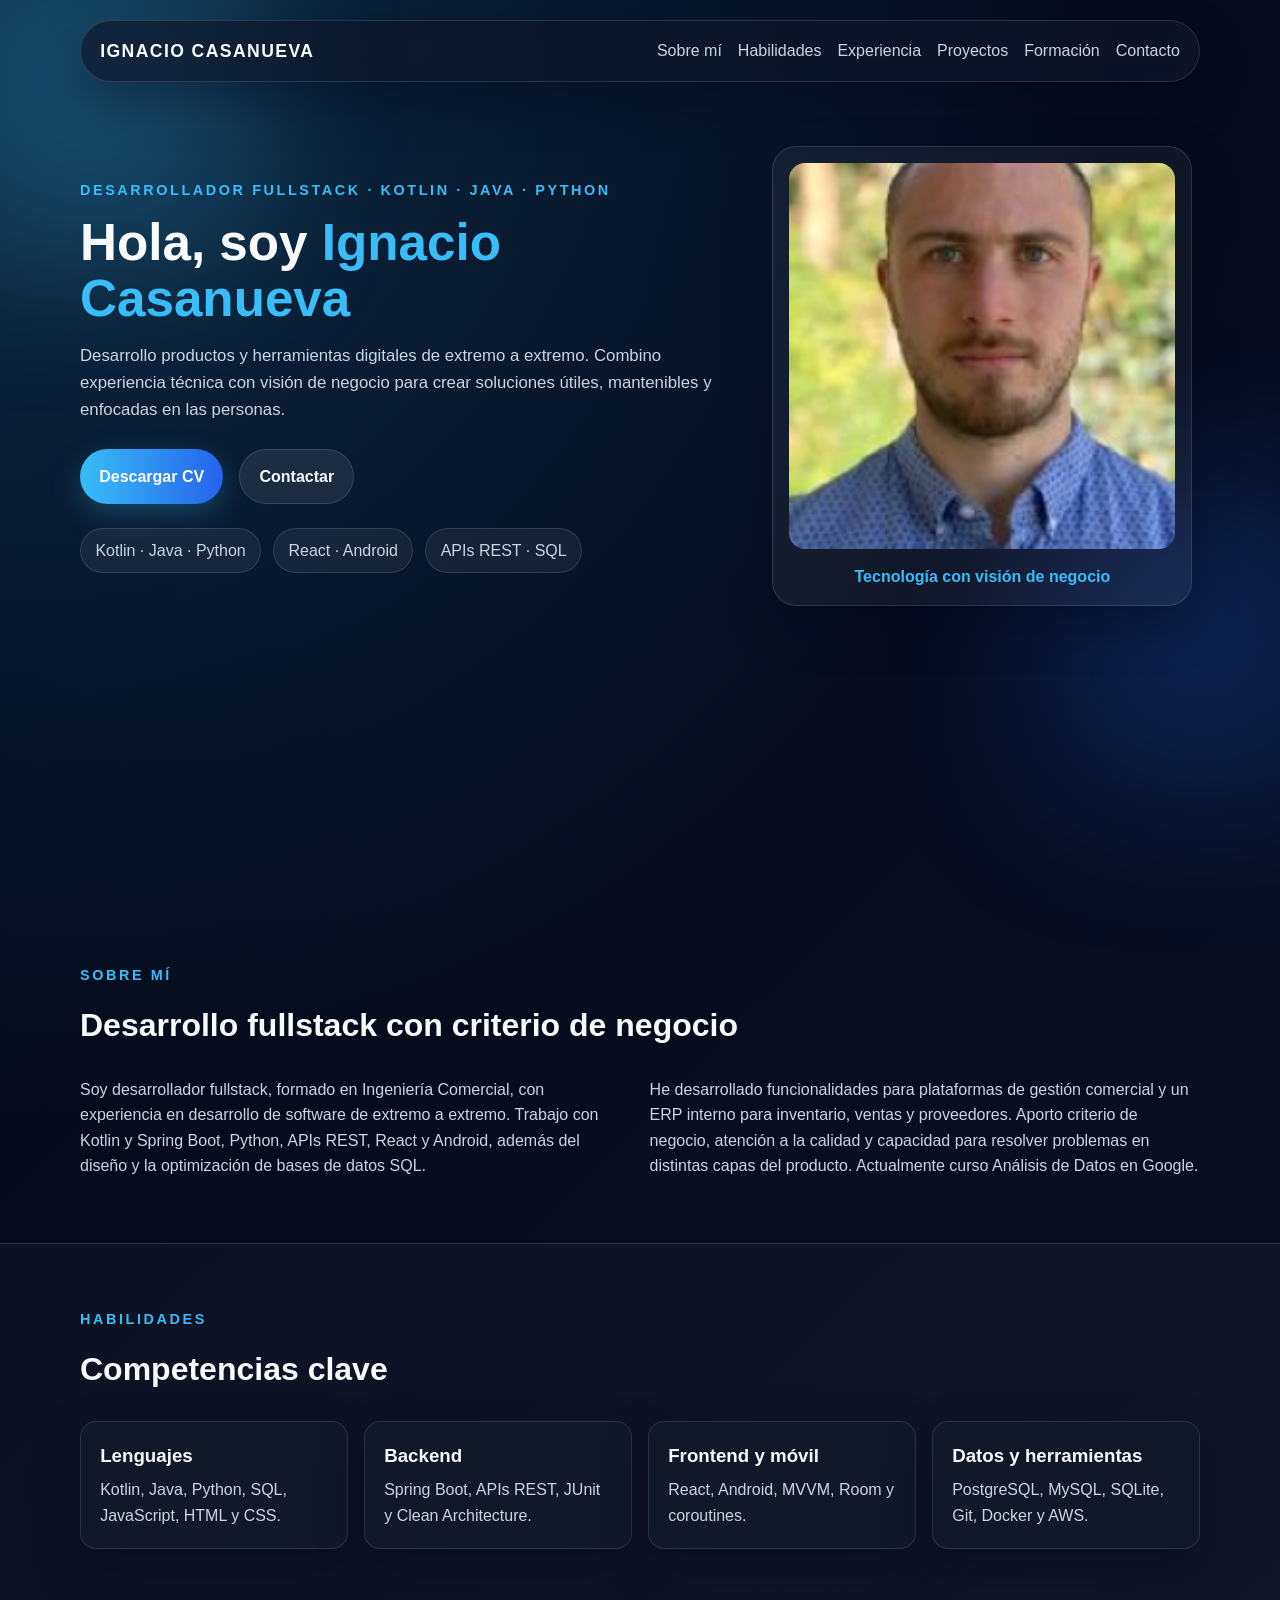
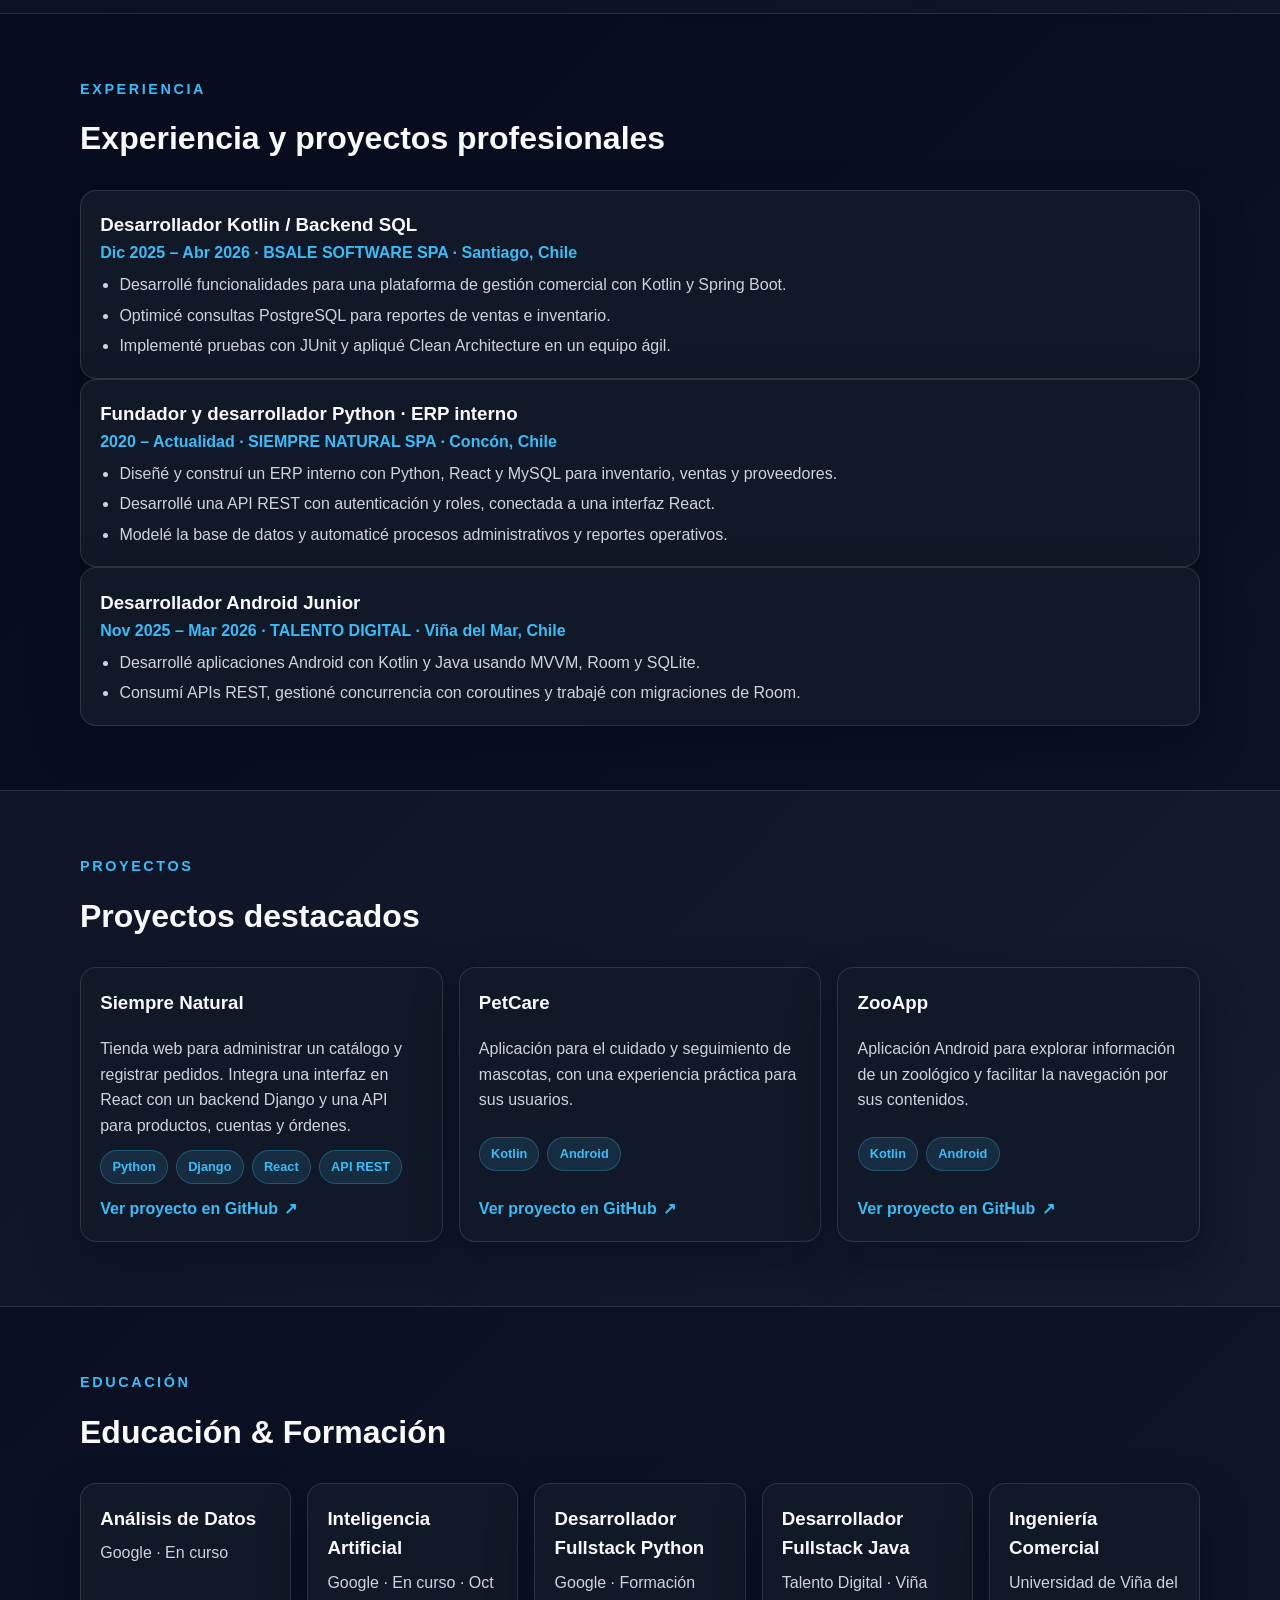
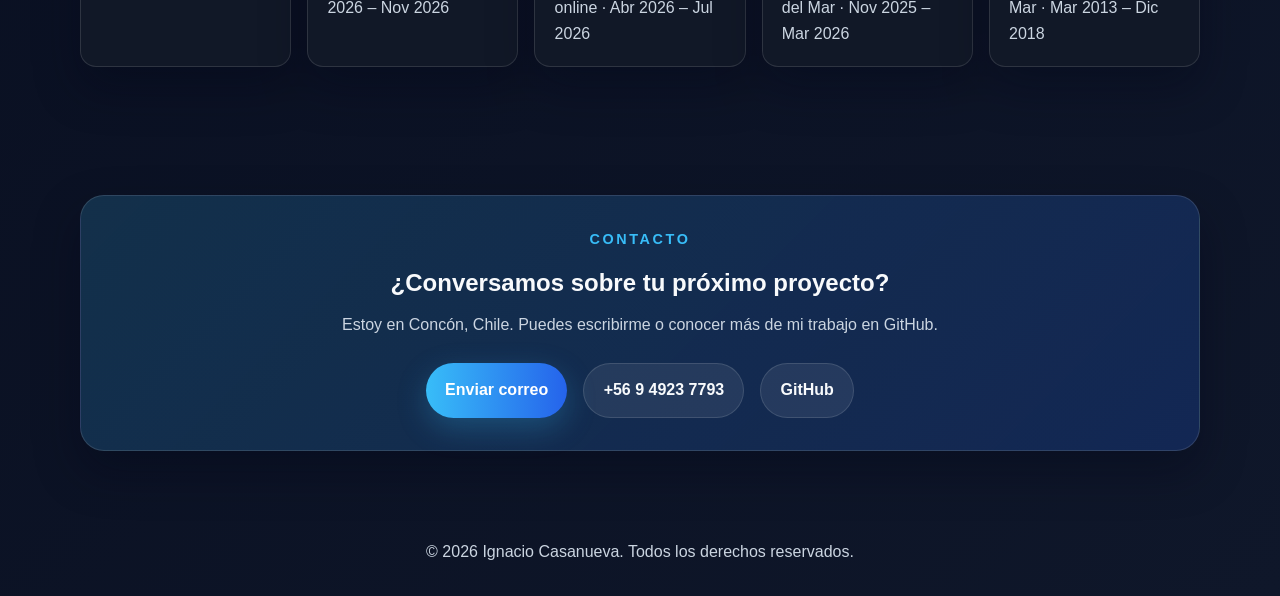
<file: index.html>
<!DOCTYPE html>
<html lang="es">
  <head>
    <meta charset="UTF-8" />
    <meta name="viewport" content="width=device-width, initial-scale=1.0" />
    <meta
      name="description"
      content="Portafolio de Ignacio Casanueva, desarrollador fullstack con experiencia en Kotlin, Java, Python, React y bases de datos SQL."
    />
    <meta name="theme-color" content="#020617" />
    <title>Ignacio Casanueva | Desarrollador Fullstack</title>
    <link rel="stylesheet" href="styles.css" />
  </head>
  <body>
    <div class="bg-glow glow-one"></div>
    <div class="bg-glow glow-two"></div>

    <header class="hero">
      <nav class="nav container">
        <a href="#" class="brand">Ignacio Casanueva</a>
        <div class="nav-links">
          <a href="#about">Sobre mí</a>
          <a href="#skills">Habilidades</a>
          <a href="#experience">Experiencia</a>
          <a href="#projects">Proyectos</a>
          <a href="#education">Formación</a>
          <a href="#contact">Contacto</a>
        </div>
      </nav>

      <div class="hero-grid container">
        <div class="hero-copy">
          <p class="eyebrow">Desarrollador Fullstack · Kotlin · Java · Python</p>
          <h1>Hola, soy <span>Ignacio Casanueva</span></h1>
          <p class="lead">
            Desarrollo productos y herramientas digitales de extremo a extremo. Combino
            experiencia técnica con visión de negocio para crear soluciones útiles,
            mantenibles y enfocadas en las personas.
          </p>
          <div class="actions">
            <a class="btn btn-primary" href="assets/cv.pdf" download>Descargar CV</a>
            <a class="btn btn-secondary" href="#contact">Contactar</a>
          </div>

          <ul class="hero-highlights">
            <li>Kotlin · Java · Python</li>
            <li>React · Android</li>
            <li>APIs REST · SQL</li>
          </ul>
        </div>

        <div class="hero-card">
          <img
            src="./assets/foto.jpg"
            alt="Retrato de Ignacio Casanueva"
            width="200"
            height="200"
          />
          <div class="hero-card-badge">Tecnología con visión de negocio</div>
        </div>
      </div>
    </header>

    <main>
      <section id="about" class="section container">
        <div class="section-heading">
          <p class="eyebrow">Sobre mí</p>
          <h2>Desarrollo fullstack con criterio de negocio</h2>
        </div>
        <div class="about-grid">
          <p>
            Soy desarrollador fullstack, formado en Ingeniería Comercial, con experiencia
            en desarrollo de software de extremo a extremo. Trabajo con Kotlin y Spring
            Boot, Python, APIs REST, React y Android, además del diseño y la optimización
            de bases de datos SQL.
          </p>
          <p>
            He desarrollado funcionalidades para plataformas de gestión comercial y un
            ERP interno para inventario, ventas y proveedores. Aporto criterio de negocio,
            atención a la calidad y capacidad para resolver problemas en distintas capas
            del producto. Actualmente curso Análisis de Datos en Google.
          </p>
        </div>
      </section>

      <section id="skills" class="section section-alt">
        <div class="container">
          <div class="section-heading">
            <p class="eyebrow">Habilidades</p>
            <h2>Competencias clave</h2>
          </div>
          <div class="skills-grid">
            <article class="card">
              <h3>Lenguajes</h3>
              <p>Kotlin, Java, Python, SQL, JavaScript, HTML y CSS.</p>
            </article>
            <article class="card">
              <h3>Backend</h3>
              <p>Spring Boot, APIs REST, JUnit y Clean Architecture.</p>
            </article>
            <article class="card">
              <h3>Frontend y móvil</h3>
              <p>React, Android, MVVM, Room y coroutines.</p>
            </article>
            <article class="card">
              <h3>Datos y herramientas</h3>
              <p>PostgreSQL, MySQL, SQLite, Git, Docker y AWS.</p>
            </article>
          </div>
        </div>
      </section>


      <section id="experience" class="section container">
        <div class="section-heading">
          <p class="eyebrow">Experiencia</p>
          <h2>Experiencia y proyectos profesionales</h2>
        </div>

        <article class="timeline-item">
          <h3>Desarrollador Kotlin / Backend SQL</h3>
          <p class="meta">Dic 2025 – Abr 2026 · BSALE SOFTWARE SPA · Santiago, Chile</p>
          <ul>
            <li>Desarrollé funcionalidades para una plataforma de gestión comercial con Kotlin y Spring Boot.</li>
            <li>Optimicé consultas PostgreSQL para reportes de ventas e inventario.</li>
            <li>Implementé pruebas con JUnit y apliqué Clean Architecture en un equipo ágil.</li>
          </ul>
        </article>

        <article class="timeline-item">
          <h3>Fundador y desarrollador Python · ERP interno</h3>
          <p class="meta">2020 – Actualidad · SIEMPRE NATURAL SPA · Concón, Chile</p>
          <ul>
            <li>Diseñé y construí un ERP interno con Python, React y MySQL para inventario, ventas y proveedores.</li>
            <li>Desarrollé una API REST con autenticación y roles, conectada a una interfaz React.</li>
            <li>Modelé la base de datos y automaticé procesos administrativos y reportes operativos.</li>
          </ul>
        </article>

        <article class="timeline-item">
          <h3>Desarrollador Android Junior</h3>
          <p class="meta">Nov 2025 – Mar 2026 · TALENTO DIGITAL · Viña del Mar, Chile</p>
          <ul>
            <li>Desarrollé aplicaciones Android con Kotlin y Java usando MVVM, Room y SQLite.</li>
            <li>Consumí APIs REST, gestioné concurrencia con coroutines y trabajé con migraciones de Room.</li>
          </ul>
        </article>
      </section>

      <section id="projects" class="section section-alt">
        <div class="container">
          <div class="section-heading">
            <p class="eyebrow">Proyectos</p>
            <h2>Proyectos destacados</h2>
          </div>
          <div class="projects-grid">
            <article class="card project-card">
              <h3>Siempre Natural</h3>
              <p>
                Tienda web para administrar un catálogo y registrar pedidos. Integra una
                interfaz en React con un backend Django y una API para productos, cuentas
                y órdenes.
              </p>
              <div class="project-tags">
                <span>Python</span>
                <span>Django</span>
                <span>React</span>
                <span>API REST</span>
              </div>
              <a
                class="project-link"
                href="https://github.com/casanuevaignacio/siempre-natural"
                target="_blank"
                rel="noopener noreferrer"
                aria-label="Ver el proyecto Siempre Natural en GitHub"
              >
                Ver proyecto en GitHub <span aria-hidden="true">↗</span>
              </a>
            </article>
            <article class="card project-card">
              <h3>PetCare</h3>
              <p>Aplicación para el cuidado y seguimiento de mascotas, con una experiencia práctica para sus usuarios.</p>
              <div class="project-tags">
                <span>Kotlin</span>
                <span>Android</span>
              </div>
              <a class="project-link" href="https://github.com/casanuevaignacio/PetCare" target="_blank" rel="noopener noreferrer">
                Ver proyecto en GitHub <span aria-hidden="true">↗</span>
              </a>
            </article>

            <article class="card project-card">
              <h3>ZooApp</h3>
              <p>Aplicación Android para explorar información de un zoológico y facilitar la navegación por sus contenidos.</p>
              <div class="project-tags">
                <span>Kotlin</span>
                <span>Android</span>
              </div>
              <a class="project-link" href="https://github.com/casanuevaignacio/ZooApp" target="_blank" rel="noopener noreferrer">
                Ver proyecto en GitHub <span aria-hidden="true">↗</span>
              </a>
            </article>
          </div>
        </div>
      </section>

      <section id="education" class="section container">
        <div class="section-heading">
          <p class="eyebrow">Educación</p>
          <h2>Educación &amp; Formación</h2>
        </div>
        <div class="education-grid">
          <article class="card">
            <h3>Análisis de Datos</h3>
            <p class="muted">Google · En curso</p>
          </article>
          <article class="card">
            <h3>Inteligencia Artificial</h3>
            <p class="muted">Google · En curso · Oct 2026 – Nov 2026</p>
          </article>
          <article class="card">
            <h3>Desarrollador Fullstack Python</h3>
            <p class="muted">Google · Formación online · Abr 2026 – Jul 2026</p>
          </article>
          <article class="card">
            <h3>Desarrollador Fullstack Java</h3>
            <p class="muted">Talento Digital · Viña del Mar · Nov 2025 – Mar 2026</p>
          </article>
          <article class="card">
            <h3>Ingeniería Comercial</h3>
            <p class="muted">Universidad de Viña del Mar · Mar 2013 – Dic 2018</p>
          </article>
        </div>
      </section>

      <section id="contact" class="section container">
        <div class="contact-card">
          <p class="eyebrow">Contacto</p>
          <h2>¿Conversamos sobre tu próximo proyecto?</h2>
          <p>Estoy en Concón, Chile. Puedes escribirme o conocer más de mi trabajo en GitHub.</p>
          <div class="actions contact-actions">
            <a class="btn btn-primary" href="mailto:casanueva.ignacio@gmail.com">Enviar correo</a>
            <a class="btn btn-secondary" href="tel:+56949237793">+56 9 4923 7793</a>
            <a class="btn btn-secondary" href="https://github.com/icasanueva" target="_blank" rel="noopener noreferrer">GitHub</a>
          </div>
        </div>
      </section>

    </main>

    <footer class="footer">
      <div class="container">
        <p>© 2026 Ignacio Casanueva. Todos los derechos reservados.</p>
      </div>
    </footer>

  </body>
</html>
</file>
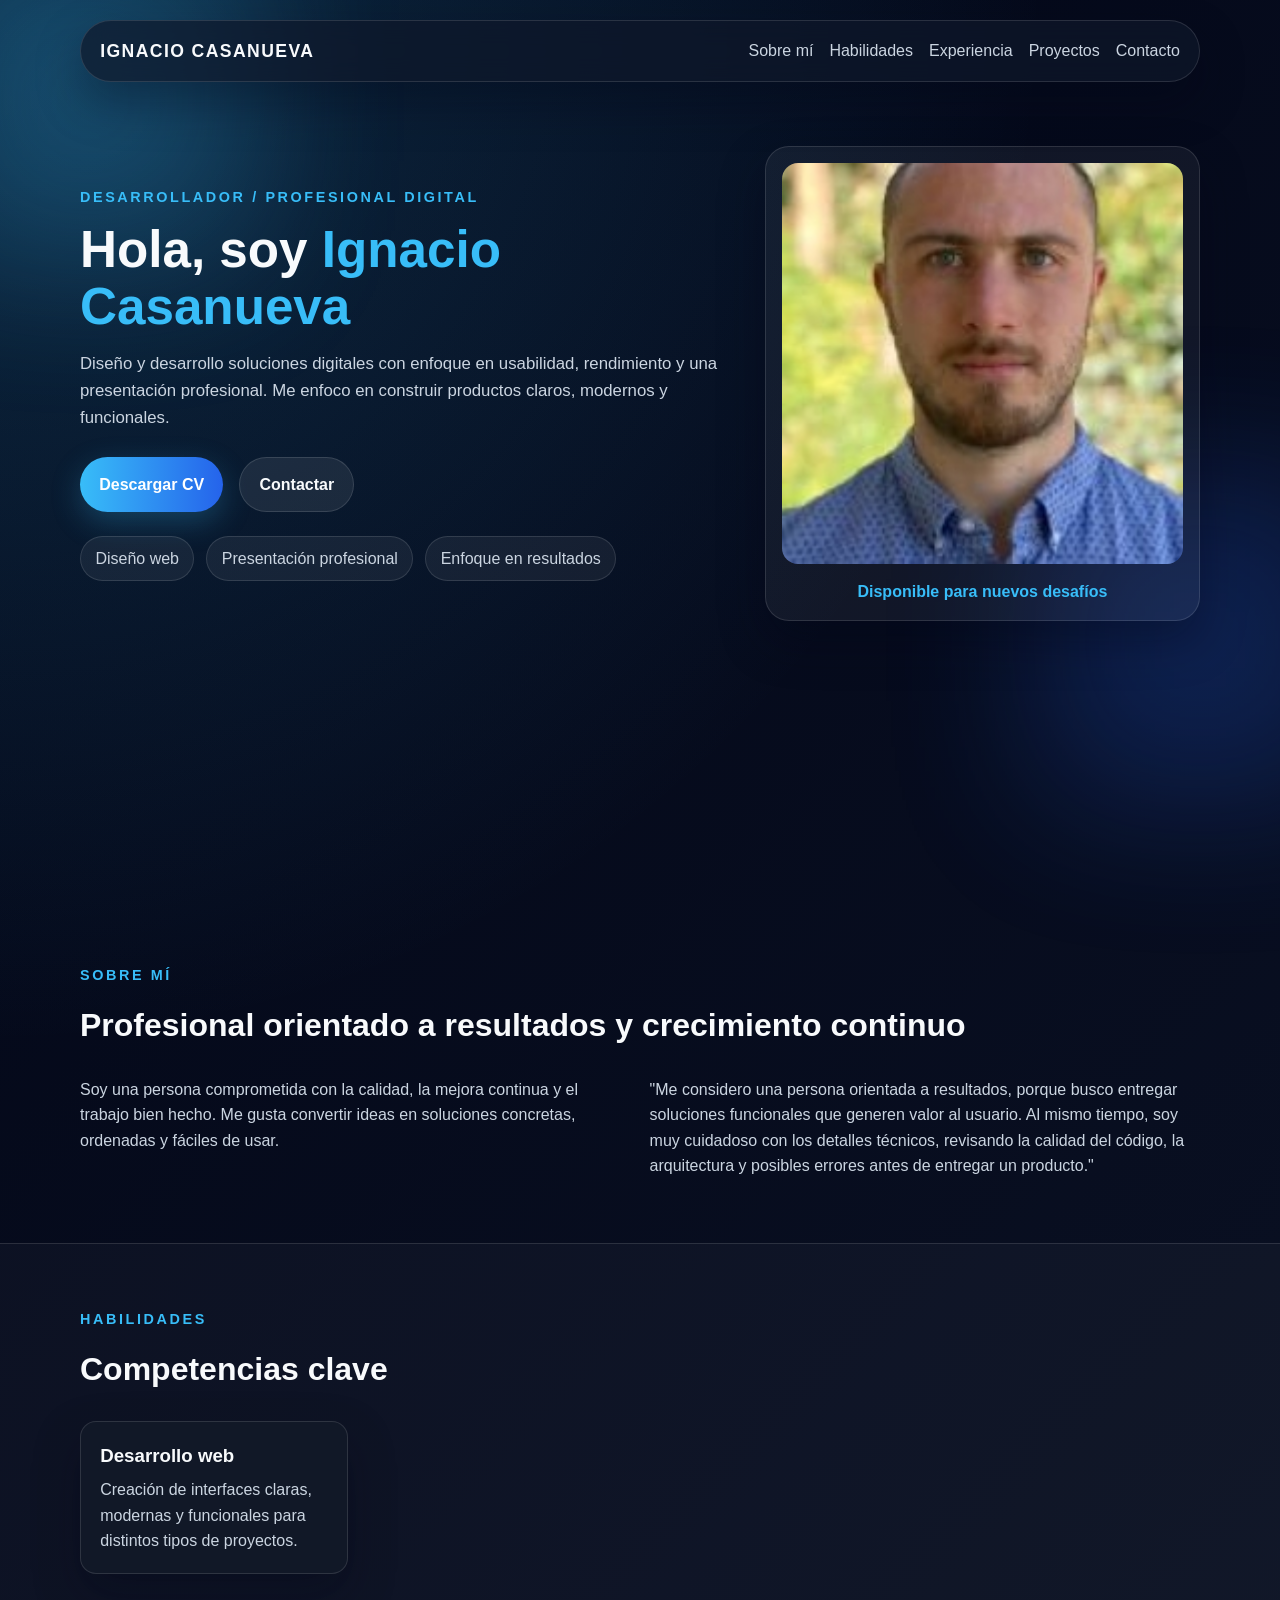
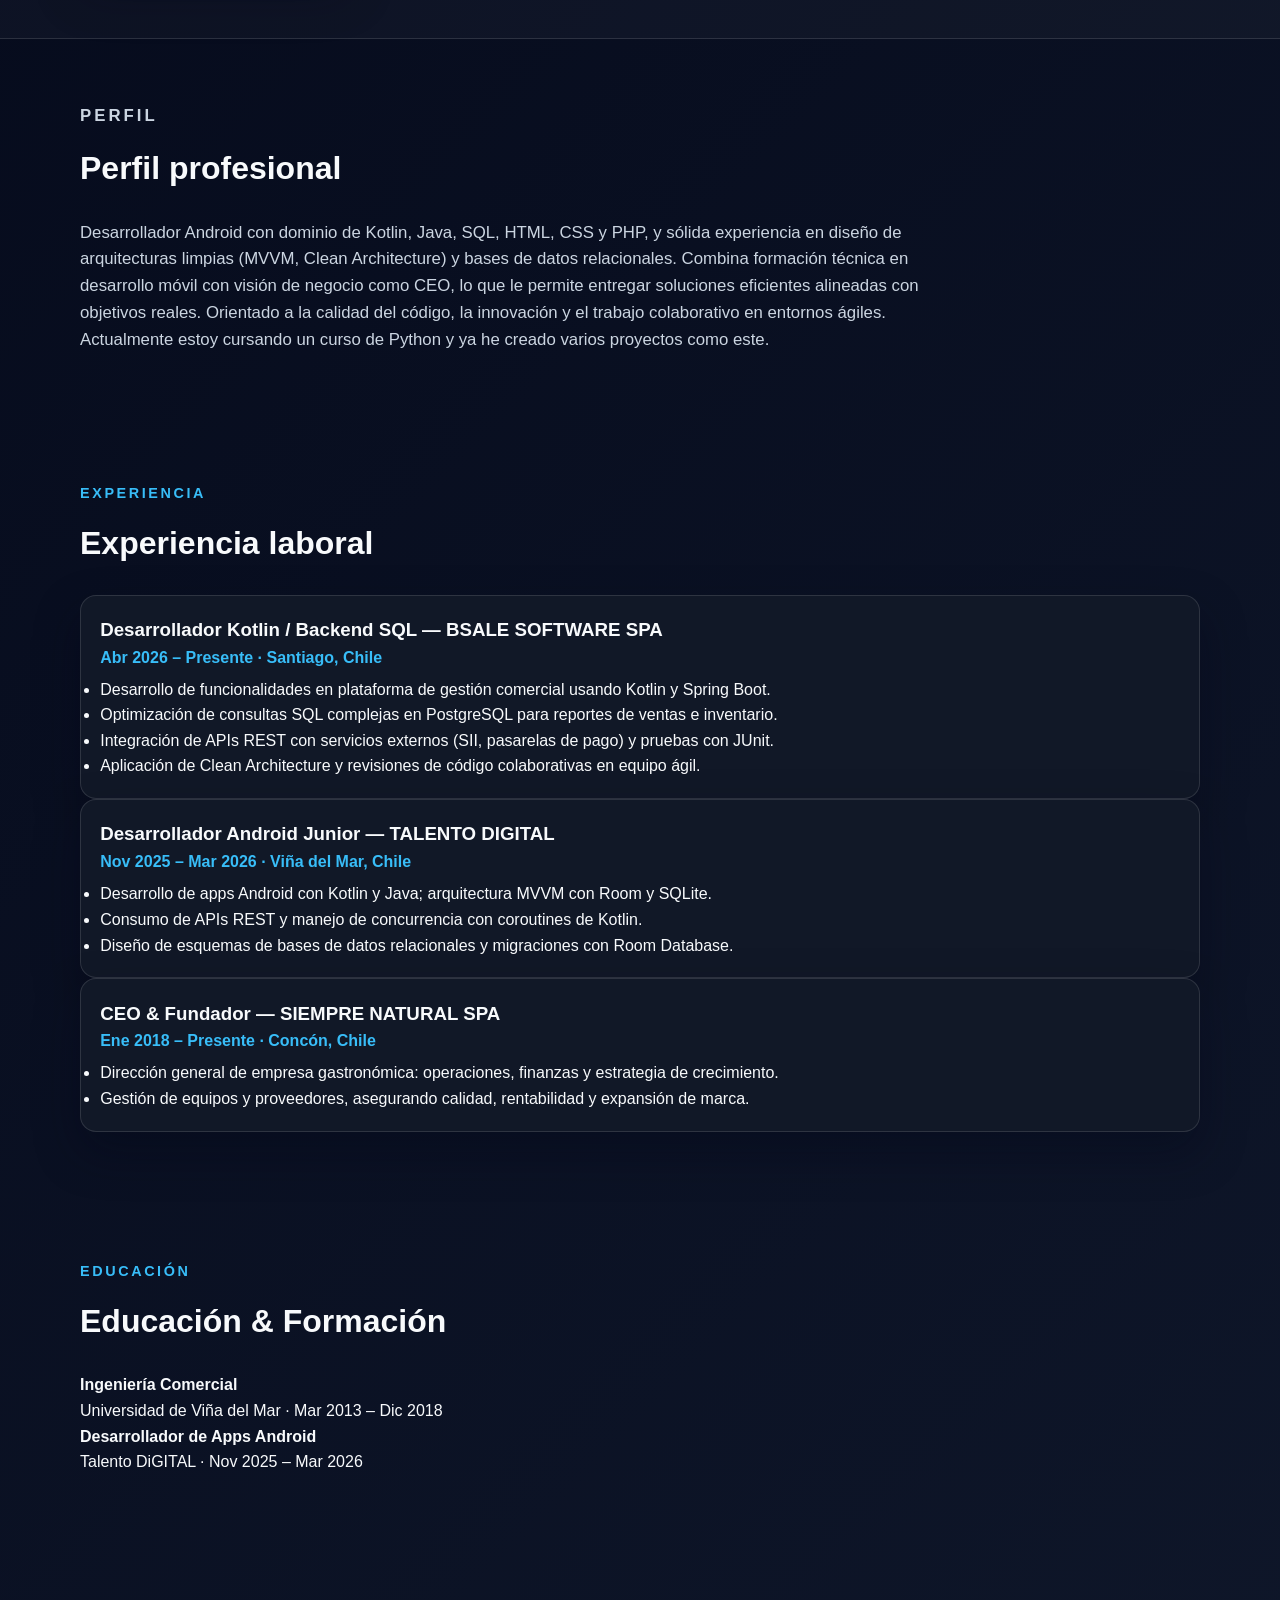
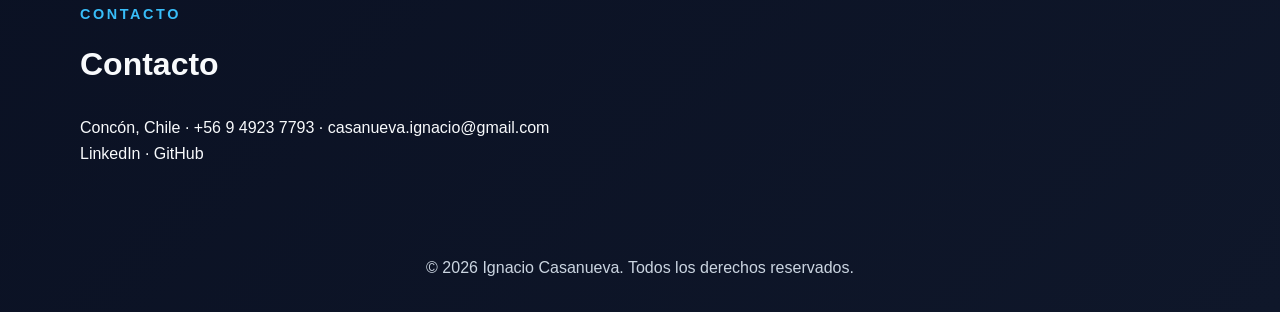
<file: casanuevaignacio.github.io_portfolio/index.html>
<!DOCTYPE html>
<html lang="es">
  <head>
    <meta charset="UTF-8" />
    <meta name="viewport" content="width=device-width, initial-scale=1.0" />
    <meta name="description" content="Portafolio profesional personal" />
    <title>Ignacio Casanueva | Portafolio Profesional</title>
    <link rel="stylesheet" href="styles.css" />
  </head>
  <body>
    <div class="bg-glow glow-one"></div>
    <div class="bg-glow glow-two"></div>

    <header class="hero">
      <nav class="nav container">
        <a href="#" class="brand">Ignacio Casanueva</a>
        <div class="nav-links">
          <a href="#about">Sobre mí</a>
          <a href="#skills">Habilidades</a>
          <a href="#experience">Experiencia</a>
          <a href="#projects">Proyectos</a>
          <a href="#contact">Contacto</a>
        </div>
      </nav>

      <div class="hero-grid container">
        <div class="hero-copy">
          <p class="eyebrow">Desarrollador / Profesional digital</p>
          <h1>Hola, soy <span>Ignacio Casanueva</span></h1>
          <p class="lead">
            Diseño y desarrollo soluciones digitales con enfoque en usabilidad, rendimiento y una presentación profesional.
            Me enfoco en construir productos claros, modernos y funcionales.
          </p>
          <div class="actions">
            <a class="btn btn-primary" href="assets/cv.pdf" download>Descargar CV</a>
            <a class="btn btn-secondary" href="#contact">Contactar</a>
          </div>

          <ul class="hero-highlights">
            <li>Diseño web</li>
            <li>Presentación profesional</li>
            <li>Enfoque en resultados</li>
          </ul>
        </div>

        <div class="hero-card">
          <img src="assets/foto.jpg" alt="Foto profesional de Ignacio Casanueva" />
          <div class="hero-card-badge">Disponible para nuevos desafíos</div>
        </div>
      </div>
    </header>

    <main>
      <section id="about" class="section container">
        <div class="section-heading">
          <p class="eyebrow">Sobre mí</p>
          <h2>Profesional orientado a resultados y crecimiento continuo</h2>
        </div>
        <div class="about-grid">
          <p>
            Soy una persona comprometida con la calidad, la mejora continua y el trabajo bien hecho.
            Me gusta convertir ideas en soluciones concretas, ordenadas y fáciles de usar.
          </p>
          <p>
            "Me considero una persona orientada a resultados, porque busco entregar soluciones funcionales 
            que generen valor al usuario. Al mismo tiempo, soy muy cuidadoso con los detalles técnicos,
             revisando la calidad del código, la arquitectura y posibles errores antes de entregar un producto."
          </p>
        </div>
      </section>

      <section id="skills" class="section section-alt">
        <div class="container">
          <div class="section-heading">
            <p class="eyebrow">Habilidades</p>
            <h2>Competencias clave</h2>
          </div>
          <div class="skills-grid">
            <article class="card">
              <h3>Desarrollo web</h3>
              <p>Creación de interfaces claras, modernas y funcionales para distintos tipos de proyectos.</p>
            </article>
          </div>
        </div>
      </section>








      <section id="profile" class="section container">
        <div class="section-heading">
          <p class="eyebrow">Perfil</p>
          <h2>Perfil profesional</h2>
        </div>
        <div>
          <p>
            Desarrollador Android con dominio de Kotlin, Java, SQL, HTML, CSS y PHP, y sólida experiencia en diseño de
            arquitecturas limpias (MVVM, Clean Architecture) y bases de datos relacionales. Combina formación
            técnica en desarrollo móvil con visión de negocio como CEO, lo que le permite entregar soluciones
            eficientes alineadas con objetivos reales. Orientado a la calidad del código, la innovación y el trabajo
            colaborativo en entornos ágiles.
          </p>
          <p>Actualmente estoy cursando un curso de Python y ya he creado varios proyectos como este.</p>
        </div>
      </section>

      <section id="experience" class="section container">
        <div class="section-heading">
          <p class="eyebrow">Experiencia</p>
          <h2>Experiencia laboral</h2>
        </div>

        <article class="timeline-item">
          <h3>Desarrollador Kotlin / Backend SQL — BSALE SOFTWARE SPA</h3>
          <p class="meta">Abr 2026 – Presente · Santiago, Chile</p>
          <ul>
            <li>Desarrollo de funcionalidades en plataforma de gestión comercial usando Kotlin y Spring Boot.</li>
            <li>Optimización de consultas SQL complejas en PostgreSQL para reportes de ventas e inventario.</li>
            <li>Integración de APIs REST con servicios externos (SII, pasarelas de pago) y pruebas con JUnit.</li>
            <li>Aplicación de Clean Architecture y revisiones de código colaborativas en equipo ágil.</li>
          </ul>
        </article>

        <article class="timeline-item">
          <h3>Desarrollador Android Junior — TALENTO DIGITAL</h3>
          <p class="meta">Nov 2025 – Mar 2026 · Viña del Mar, Chile</p>
          <ul>
            <li>Desarrollo de apps Android con Kotlin y Java; arquitectura MVVM con Room y SQLite.</li>
            <li>Consumo de APIs REST y manejo de concurrencia con coroutines de Kotlin.</li>
            <li>Diseño de esquemas de bases de datos relacionales y migraciones con Room Database.</li>
          </ul>
        </article>

        <article class="timeline-item">
          <h3>CEO &amp; Fundador — SIEMPRE NATURAL SPA</h3>
          <p class="meta">Ene 2018 – Presente · Concón, Chile</p>
          <ul>
            <li>Dirección general de empresa gastronómica: operaciones, finanzas y estrategia de crecimiento.</li>
            <li>Gestión de equipos y proveedores, asegurando calidad, rentabilidad y expansión de marca.</li>
          </ul>
        </article>
      </section>

      <section id="education" class="section container">
        <div class="section-heading">
          <p class="eyebrow">Educación</p>
          <h2>Educación &amp; Formación</h2>
        </div>
        <div class="education-grid">
          <div>
            <h4>Ingeniería Comercial</h4>
            <p class="muted">Universidad de Viña del Mar · Mar 2013 – Dic 2018</p>
          </div>
          <div>
            <h4>Desarrollador de Apps Android</h4>
            <p class="muted">Talento DiGITAL · Nov 2025 – Mar 2026</p>
          </div>
        </div>
      </section>

      <section id="contact" class="section container">
        <div class="section-heading">
          <p class="eyebrow">Contacto</p>
          <h2>Contacto</h2>
        </div>
        <p>Concón, Chile · +56 9 4923 7793 · casanueva.ignacio@gmail.com</p>
        <p>LinkedIn · GitHub</p>
      </section>

    </main>

    <footer class="footer">
      <div class="container">
        <p>© 2026 Ignacio Casanueva. Todos los derechos reservados.</p>
      </div>
    </footer>

  </body>
</html>
</file>
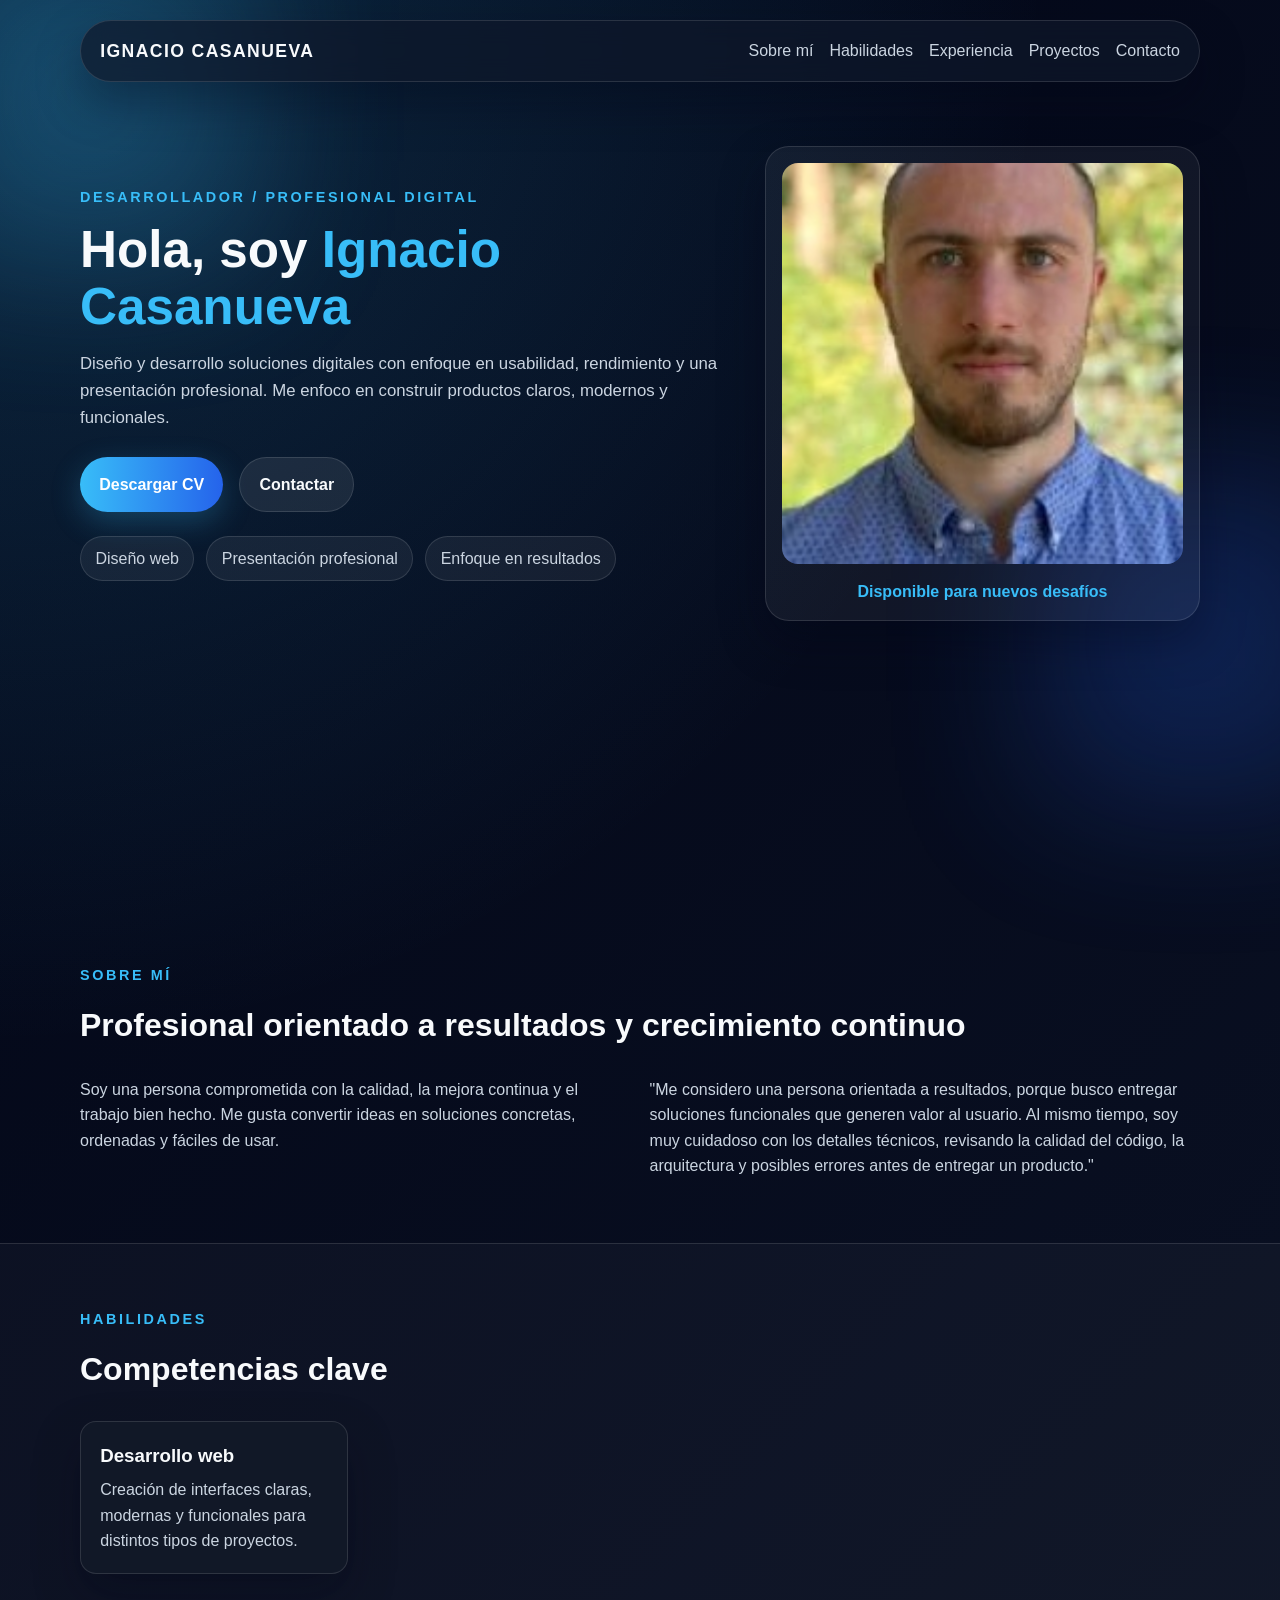
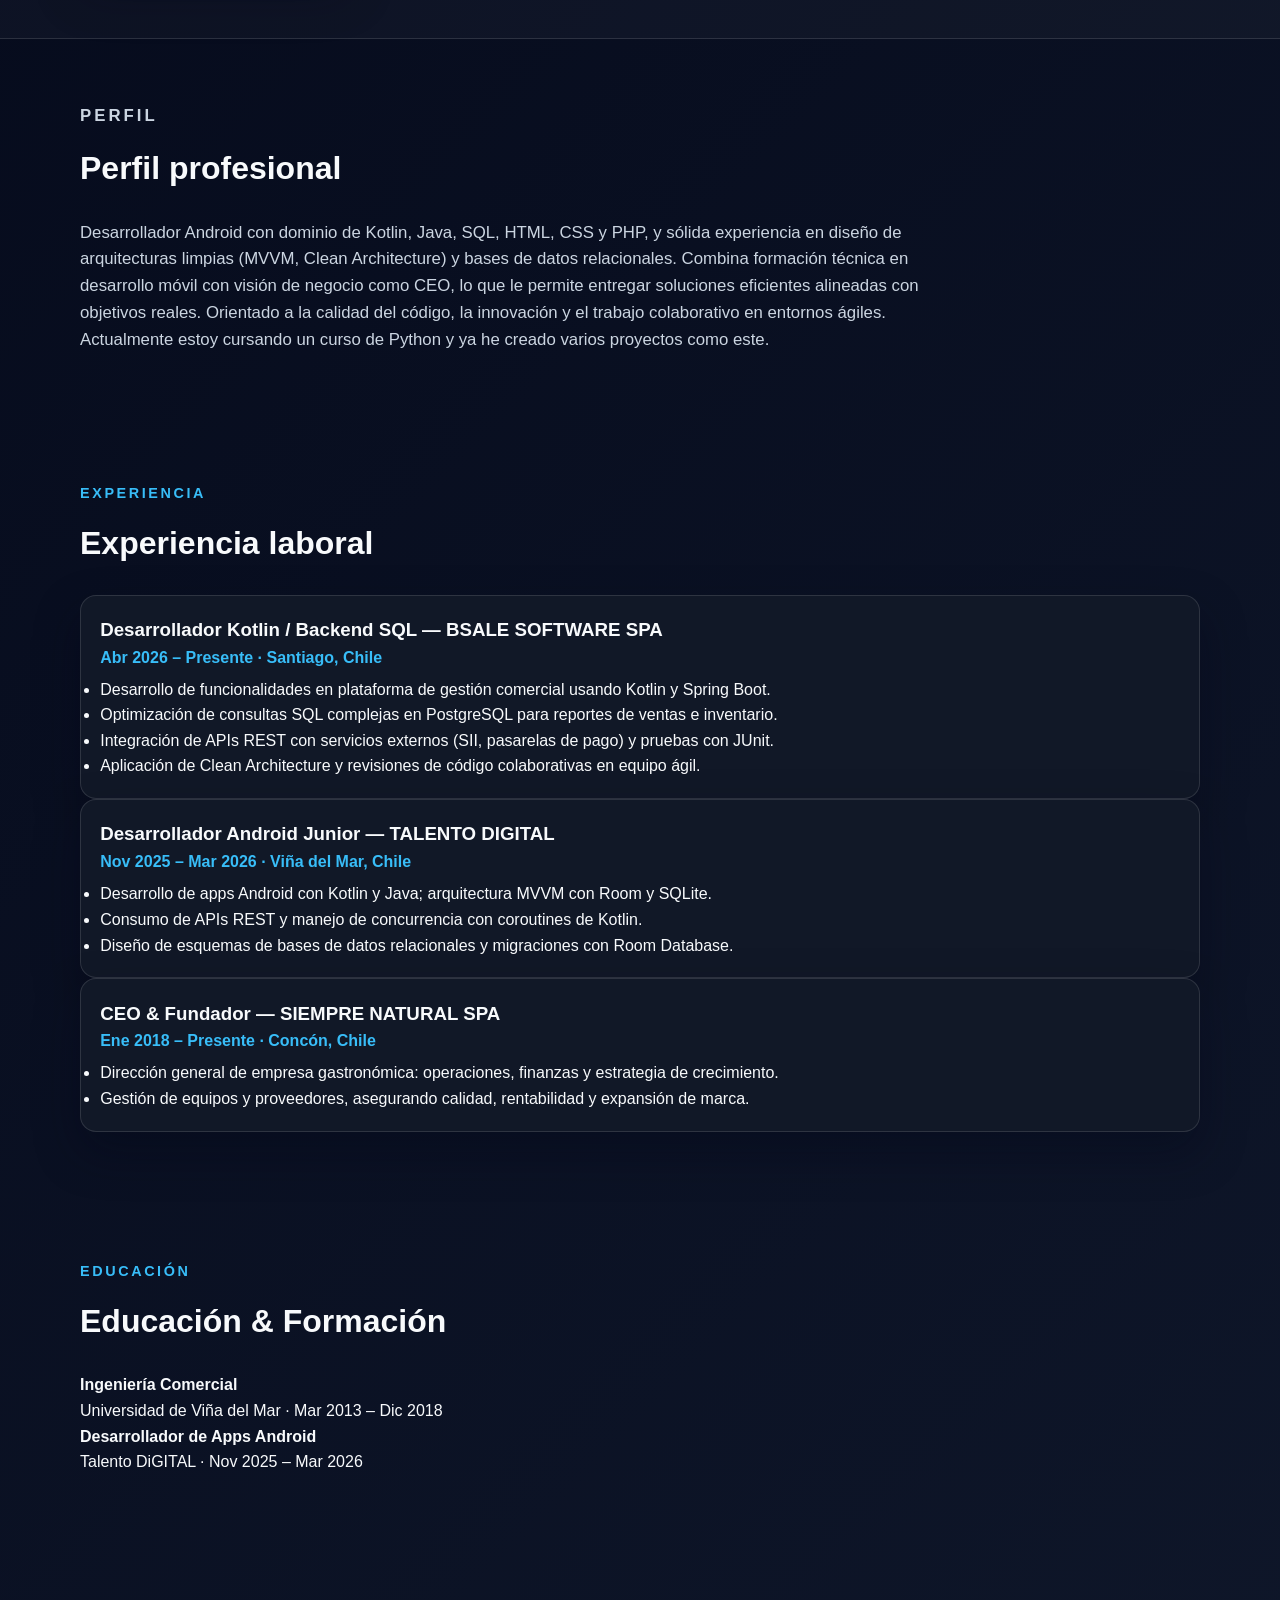
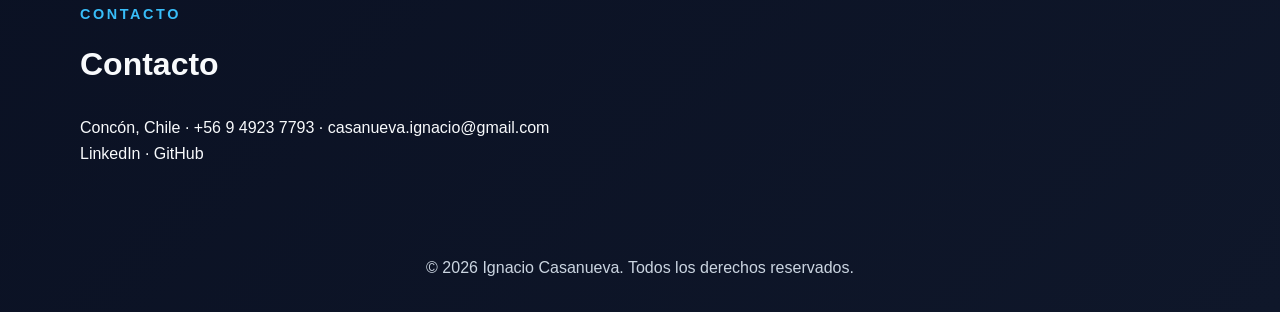
<file: casanuevaignacio.github.io_portfolio/preview.html>
<!DOCTYPE html>
<html lang="es">
  <head>
    <meta charset="UTF-8" />
    <meta name="viewport" content="width=device-width, initial-scale=1.0" />
    <meta name="description" content="Vista previa del portafolio de Ignacio Casanueva" />
    <title>Vista previa | Ignacio Casanueva</title>
    <link rel="stylesheet" href="styles.css" />
  </head>
  <body>
    <div class="bg-glow glow-one"></div>
    <div class="bg-glow glow-two"></div>

    <header class="hero">
      <nav class="nav container">
        <a href="#" class="brand">Ignacio Casanueva</a>
        <div class="nav-links">
          <a href="#about">Sobre mí</a>
          <a href="#skills">Habilidades</a>
          <a href="#experience">Experiencia</a>
          <a href="#projects">Proyectos</a>
          <a href="#contact">Contacto</a>
        </div>
      </nav>

      <div class="hero-grid container">
        <div class="hero-copy">
          <p class="eyebrow">Desarrollador / Profesional digital</p>
          <h1>Hola, soy <span>Ignacio Casanueva</span></h1>
          <p class="lead">
            Diseño y desarrollo soluciones digitales con enfoque en usabilidad, rendimiento y una presentación profesional.
            Me enfoco en construir productos claros, modernos y funcionales.
          </p>
          <div class="actions">
            <a class="btn btn-primary" href="assets/cv.pdf" download>Descargar CV</a>
            <a class="btn btn-secondary" href="#contact">Contactar</a>
          </div>

          <ul class="hero-highlights">
            <li>Diseño web</li>
            <li>Presentación profesional</li>
            <li>Enfoque en resultados</li>
          </ul>
        </div>

        <div class="hero-card">
          <img src="assets/foto.jpg" alt="Foto profesional de Ignacio Casanueva" />
          <div class="hero-card-badge">Disponible para nuevos desafíos</div>
        </div>
      </div>
    </header>

    <main>
      <section id="about" class="section container">
        <div class="section-heading">
          <p class="eyebrow">Sobre mí</p>
          <h2>Profesional orientado a resultados y crecimiento continuo</h2>
        </div>
        <div class="about-grid">
          <p>
            Soy una persona comprometida con la calidad, la mejora continua y el trabajo bien hecho.
            Me gusta convertir ideas en soluciones concretas, ordenadas y fáciles de usar.
          </p>
          <p>
            "Me considero una persona orientada a resultados, porque busco entregar soluciones funcionales
            que generen valor al usuario. Al mismo tiempo, soy muy cuidadoso con los detalles técnicos,
            revisando la calidad del código, la arquitectura y posibles errores antes de entregar un producto."
          </p>
        </div>
      </section>

      <section id="skills" class="section section-alt">
        <div class="container">
          <div class="section-heading">
            <p class="eyebrow">Habilidades</p>
            <h2>Competencias clave</h2>
          </div>
          <div class="skills-grid">
            <article class="card">
              <h3>Desarrollo web</h3>
              <p>Creación de interfaces claras, modernas y funcionales para distintos tipos de proyectos.</p>
            </article>
          </div>
        </div>
      </section>

      <section id="profile" class="section container">
        <div class="section-heading">
          <p class="eyebrow">Perfil</p>
          <h2>Perfil profesional</h2>
        </div>
        <div>
          <p>
            Desarrollador Android con dominio de Kotlin, Java, SQL, HTML, CSS y PHP, y sólida experiencia en diseño de
            arquitecturas limpias (MVVM, Clean Architecture) y bases de datos relacionales. Combina formación
            técnica en desarrollo móvil con visión de negocio como CEO, lo que le permite entregar soluciones
            eficientes alineadas con objetivos reales. Orientado a la calidad del código, la innovación y el trabajo
            colaborativo en entornos ágiles.
          </p>
          <p>Actualmente estoy cursando un curso de Python y ya he creado varios proyectos como este.</p>
        </div>
      </section>

      <section id="experience" class="section container">
        <div class="section-heading">
          <p class="eyebrow">Experiencia</p>
          <h2>Experiencia laboral</h2>
        </div>

        <article class="timeline-item">
          <h3>Desarrollador Kotlin / Backend SQL — BSALE SOFTWARE SPA</h3>
          <p class="meta">Abr 2026 – Presente · Santiago, Chile</p>
          <ul>
            <li>Desarrollo de funcionalidades en plataforma de gestión comercial usando Kotlin y Spring Boot.</li>
            <li>Optimización de consultas SQL complejas en PostgreSQL para reportes de ventas e inventario.</li>
            <li>Integración de APIs REST con servicios externos (SII, pasarelas de pago) y pruebas con JUnit.</li>
            <li>Aplicación de Clean Architecture y revisiones de código colaborativas en equipo ágil.</li>
          </ul>
        </article>

        <article class="timeline-item">
          <h3>Desarrollador Android Junior — TALENTO DIGITAL</h3>
          <p class="meta">Nov 2025 – Mar 2026 · Viña del Mar, Chile</p>
          <ul>
            <li>Desarrollo de apps Android con Kotlin y Java; arquitectura MVVM con Room y SQLite.</li>
            <li>Consumo de APIs REST y manejo de concurrencia con coroutines de Kotlin.</li>
            <li>Diseño de esquemas de bases de datos relacionales y migraciones con Room Database.</li>
          </ul>
        </article>

        <article class="timeline-item">
          <h3>CEO &amp; Fundador — SIEMPRE NATURAL SPA</h3>
          <p class="meta">Ene 2018 – Presente · Concón, Chile</p>
          <ul>
            <li>Dirección general de empresa gastronómica: operaciones, finanzas y estrategia de crecimiento.</li>
            <li>Gestión de equipos y proveedores, asegurando calidad, rentabilidad y expansión de marca.</li>
          </ul>
        </article>
      </section>

      <section id="education" class="section container">
        <div class="section-heading">
          <p class="eyebrow">Educación</p>
          <h2>Educación &amp; Formación</h2>
        </div>
        <div class="education-grid">
          <div>
            <h4>Ingeniería Comercial</h4>
            <p class="muted">Universidad de Viña del Mar · Mar 2013 – Dic 2018</p>
          </div>
          <div>
            <h4>Desarrollador de Apps Android</h4>
            <p class="muted">Talento DiGITAL · Nov 2025 – Mar 2026</p>
          </div>
        </div>
      </section>

      <section id="contact" class="section container">
        <div class="section-heading">
          <p class="eyebrow">Contacto</p>
          <h2>Contacto</h2>
        </div>
        <p>Concón, Chile · +56 9 4923 7793 · casanueva.ignacio@gmail.com</p>
        <p>LinkedIn · GitHub</p>
      </section>

    </main>

    <footer class="footer">
      <div class="container">
        <p>© 2026 Ignacio Casanueva. Todos los derechos reservados.</p>
      </div>
    </footer>

  </body>
</html>
</file>
<file: styles.css>
:root {
  --bg: #020617;
  --bg-soft: #0f172a;
  --card: #111827;
  --text: #f8fafc;
  --muted: #cbd5e1;
  --accent: #38bdf8;
  --accent-strong: #2563eb;
  --border: rgba(255, 255, 255, 0.12);
  --shadow: 0 20px 45px rgba(2, 6, 23, 0.35);
}

* {
  box-sizing: border-box;
  margin: 0;
  padding: 0;
}

body {
  font-family: Inter, "Segoe UI", Roboto, Arial, sans-serif;
  color: var(--text);
  background:
    radial-gradient(circle at top left, rgba(56, 189, 248, 0.2), transparent 28%),
    linear-gradient(135deg, var(--bg), var(--bg-soft));
  line-height: 1.6;
  overflow-x: hidden;
  position: relative;
}

.bg-glow {
  position: fixed;
  width: 320px;
  height: 320px;
  filter: blur(80px);
  opacity: 0.24;
  z-index: 0;
  pointer-events: none;
}

.glow-one {
  top: -60px;
  left: -70px;
  background: #38bdf8;
}

.glow-two {
  right: -80px;
  bottom: 100px;
  background: #2563eb;
}

.hero,
.section,
.footer {
  position: relative;
  z-index: 1;
}

img {
  display: block;
  width: 100%;
  height: auto;
}

a {
  color: inherit;
  text-decoration: none;
}

a:focus-visible {
  outline: 3px solid var(--accent);
  outline-offset: 4px;
}

.container {
  width: min(1120px, calc(100% - 2rem));
  margin: 0 auto;
}

.hero {
  padding: 1.25rem 0 4rem;
  min-height: 100vh;
}

.nav {
  display: flex;
  justify-content: space-between;
  align-items: center;
  padding: 1rem 1.2rem;
  border: 1px solid var(--border);
  border-radius: 999px;
  background: rgba(15, 23, 42, 0.7);
  backdrop-filter: blur(12px);
  box-shadow: var(--shadow);
}

.brand {
  font-size: 1.1rem;
  font-weight: 700;
  letter-spacing: 0.08em;
  text-transform: uppercase;
}

.nav-links {
  display: flex;
  gap: 1rem;
  color: var(--muted);
}

.nav-links a:hover {
  color: var(--text);
}

.hero-grid {
  display: grid;
  grid-template-columns: 1.2fr 0.8fr;
  gap: 2rem;
  align-items: center;
  padding: 4rem 0 1rem;
}

.eyebrow {
  color: var(--accent);
  font-size: 0.9rem;
  font-weight: 700;
  text-transform: uppercase;
  letter-spacing: 0.18em;
  margin-bottom: 0.8rem;
}

.hero h1 {
  font-size: clamp(2rem, 4vw, 3.4rem);
  line-height: 1.1;
  margin-bottom: 1rem;
}

.hero h1 span {
  color: var(--accent);
}

.lead {
  color: var(--muted);
  font-size: 1.05rem;
  max-width: 650px;
}

.actions {
  display: flex;
  flex-wrap: wrap;
  gap: 1rem;
  margin-top: 1.6rem;
}

.btn {
  display: inline-flex;
  align-items: center;
  justify-content: center;
  padding: 0.85rem 1.2rem;
  border-radius: 999px;
  font-weight: 600;
  transition: transform 180ms ease, background 180ms ease;
}

.btn:hover {
  transform: translateY(-2px);
}

.btn-primary {
  color: white;
  background: linear-gradient(90deg, var(--accent), var(--accent-strong));
  box-shadow: 0 10px 30px rgba(56, 189, 248, 0.25);
}

.btn-secondary {
  background: rgba(255, 255, 255, 0.08);
  border: 1px solid var(--border);
}

.hero-highlights {
  display: flex;
  flex-wrap: wrap;
  gap: 0.75rem;
  margin-top: 1.5rem;
  padding: 0;
  list-style: none;
}

.hero-highlights li {
  background: rgba(255, 255, 255, 0.06);
  border: 1px solid var(--border);
  border-radius: 999px;
  padding: 0.55rem 0.9rem;
  color: var(--muted);
}

.hero-card {
  width: 100%;
  max-width: 420px;
  justify-self: center;
  background: rgba(255, 255, 255, 0.05);
  border: 1px solid var(--border);
  border-radius: 1.5rem;
  padding: 1rem;
  box-shadow: var(--shadow);
}

.hero-card img {
  aspect-ratio: 1;
  border-radius: 1rem;
  object-fit: cover;
  object-position: center 30%;
}

.hero-card-badge {
  margin-top: 0.9rem;
  text-align: center;
  color: var(--accent);
  font-weight: 700;
}

.section {
  padding: 4rem 0;
}

.section-alt {
  background: rgba(255, 255, 255, 0.03);
  border-top: 1px solid var(--border);
  border-bottom: 1px solid var(--border);
}

.section-heading {
  margin-bottom: 1.6rem;
}

.section-heading h2 {
  font-size: clamp(1.5rem, 2.5vw, 2rem);
}

.about-grid {
  display: grid;
  grid-template-columns: repeat(2, minmax(0, 1fr));
  gap: 1.2rem;
  color: var(--muted);
}

.skills-grid {
  display: grid;
  grid-template-columns: repeat(4, minmax(0, 1fr));
  gap: 1rem;
}

.projects-grid {
  display: grid;
  grid-template-columns: repeat(auto-fit, minmax(240px, 1fr));
  gap: 1rem;
}

.education-grid {
  display: grid;
  grid-template-columns: repeat(auto-fit, minmax(210px, 1fr));
  gap: 1rem;
}

.card {
  background: var(--card);
  border: 1px solid var(--border);
  border-radius: 1rem;
  padding: 1.2rem;
  box-shadow: var(--shadow);
}

.card h3 {
  margin-bottom: 0.4rem;
}

.card p {
  color: var(--muted);
}

.project-card {
  display: flex;
  flex-direction: column;
  gap: 0.75rem;
  min-height: 100%;
}

.project-link {
  display: inline-flex;
  align-items: center;
  gap: 0.4rem;
  margin-top: auto;
  color: var(--accent);
  font-weight: 700;
}

.project-link:hover {
  color: var(--text);
}

.project-tags {
  display: flex;
  flex-wrap: wrap;
  gap: 0.5rem;
  margin-top: auto;
}

.project-tags span {
  background: rgba(56, 189, 248, 0.12);
  color: var(--accent);
  border: 1px solid rgba(56, 189, 248, 0.28);
  border-radius: 999px;
  padding: 0.35rem 0.7rem;
  font-size: 0.8rem;
  font-weight: 600;
}

.timeline {
  display: grid;
  gap: 1rem;
}

.timeline-item {
  background: var(--card);
  border: 1px solid var(--border);
  border-radius: 1rem;
  padding: 1.2rem;
  box-shadow: var(--shadow);
}

.timeline-item ul {
  padding-left: 1.2rem;
  color: var(--muted);
}

.timeline-item li + li {
  margin-top: 0.3rem;
}

.meta {
  color: var(--accent);
  margin-bottom: 0.4rem;
  font-weight: 600;
}

.contact-card {
  background: linear-gradient(135deg, rgba(56, 189, 248, 0.18), rgba(37, 99, 235, 0.22));
  border: 1px solid var(--border);
  border-radius: 1.5rem;
  padding: 2rem;
  text-align: center;
  box-shadow: var(--shadow);
}

.contact-card h2 {
  margin-bottom: 0.6rem;
}

.contact-card > p:not(.eyebrow) {
  color: var(--muted);
}

.contact-actions {
  justify-content: center;
}

.footer {
  padding: 1.5rem 0 2rem;
  text-align: center;
  color: var(--muted);
}

@media (max-width: 900px) {
  .hero-grid {
    grid-template-columns: 1fr;
  }

  .skills-grid {
    grid-template-columns: repeat(2, minmax(0, 1fr));
  }
}

@media (max-width: 680px) {
  .nav {
    flex-direction: column;
    gap: 0.8rem;
    border-radius: 1.2rem;
  }

  .nav-links {
    flex-wrap: wrap;
    justify-content: center;
  }

  .about-grid,
  .skills-grid,
  .projects-grid,
  .education-grid {
    grid-template-columns: 1fr;
  }
}
</file>
<file: casanuevaignacio.github.io_portfolio/styles.css>
:root {
  --bg: #020617;
  --bg-soft: #0f172a;
  --card: #111827;
  --text: #f8fafc;
  --muted: #cbd5e1;
  --accent: #38bdf8;
  --accent-strong: #2563eb;
  --border: rgba(255, 255, 255, 0.12);
  --shadow: 0 20px 45px rgba(2, 6, 23, 0.35);
}

* {
  box-sizing: border-box;
  margin: 0;
  padding: 0;
}

body {
  font-family: Inter, "Segoe UI", Roboto, Arial, sans-serif;
  color: var(--text);
  background:
    radial-gradient(circle at top left, rgba(56, 189, 248, 0.2), transparent 28%),
    linear-gradient(135deg, var(--bg), var(--bg-soft));
  line-height: 1.6;
  overflow-x: hidden;
  position: relative;
}

.bg-glow {
  position: fixed;
  width: 320px;
  height: 320px;
  filter: blur(80px);
  opacity: 0.24;
  z-index: 0;
  pointer-events: none;
}

.glow-one {
  top: -60px;
  left: -70px;
  background: #38bdf8;
}

.glow-two {
  right: -80px;
  bottom: 100px;
  background: #2563eb;
}

.hero,
.section,
.footer {
  position: relative;
  z-index: 1;
}

img {
  display: block;
  width: 100%;
}

a {
  color: inherit;
  text-decoration: none;
}

.container {
  width: min(1120px, calc(100% - 2rem));
  margin: 0 auto;
}

.hero {
  padding: 1.25rem 0 4rem;
  min-height: 100vh;
}

.nav {
  display: flex;
  justify-content: space-between;
  align-items: center;
  padding: 1rem 1.2rem;
  border: 1px solid var(--border);
  border-radius: 999px;
  background: rgba(15, 23, 42, 0.7);
  backdrop-filter: blur(12px);
  box-shadow: var(--shadow);
}

.brand {
  font-size: 1.1rem;
  font-weight: 700;
  letter-spacing: 0.08em;
  text-transform: uppercase;
}

.nav-links {
  display: flex;
  gap: 1rem;
  color: var(--muted);
}

.nav-links a:hover {
  color: var(--text);
}

.hero-grid {
  display: grid;
  grid-template-columns: 1.2fr 0.8fr;
  gap: 2rem;
  align-items: center;
  padding: 4rem 0 1rem;
}

.eyebrow {
  color: var(--accent);
  font-size: 0.9rem;
  font-weight: 700;
  text-transform: uppercase;
  letter-spacing: 0.18em;
  margin-bottom: 0.8rem;
}

.hero h1 {
  font-size: clamp(2rem, 4vw, 3.4rem);
  line-height: 1.1;
  margin-bottom: 1rem;
}

.hero h1 span {
  color: var(--accent);
}

.lead {
  color: var(--muted);
  font-size: 1.05rem;
  max-width: 650px;
}

.actions {
  display: flex;
  flex-wrap: wrap;
  gap: 1rem;
  margin-top: 1.6rem;
}

.btn {
  display: inline-flex;
  align-items: center;
  justify-content: center;
  padding: 0.85rem 1.2rem;
  border-radius: 999px;
  font-weight: 600;
  transition: transform 180ms ease, background 180ms ease;
}

.btn:hover {
  transform: translateY(-2px);
}

.btn-primary {
  color: white;
  background: linear-gradient(90deg, var(--accent), var(--accent-strong));
  box-shadow: 0 10px 30px rgba(56, 189, 248, 0.25);
}

.btn-secondary {
  background: rgba(255, 255, 255, 0.08);
  border: 1px solid var(--border);
}

.hero-highlights {
  display: flex;
  flex-wrap: wrap;
  gap: 0.75rem;
  margin-top: 1.5rem;
  padding: 0;
  list-style: none;
}

.hero-highlights li {
  background: rgba(255, 255, 255, 0.06);
  border: 1px solid var(--border);
  border-radius: 999px;
  padding: 0.55rem 0.9rem;
  color: var(--muted);
}

.hero-card {
  background: rgba(255, 255, 255, 0.05);
  border: 1px solid var(--border);
  border-radius: 1.5rem;
  padding: 1rem;
  box-shadow: var(--shadow);
}

.hero-card img {
  border-radius: 1rem;
}

.hero-card-badge {
  margin-top: 0.9rem;
  text-align: center;
  color: var(--accent);
  font-weight: 700;
}

.section {
  padding: 4rem 0;
}

.section-alt {
  background: rgba(255, 255, 255, 0.03);
  border-top: 1px solid var(--border);
  border-bottom: 1px solid var(--border);
}

.section-heading {
  margin-bottom: 1.6rem;
}

.section-heading h2 {
  font-size: clamp(1.5rem, 2.5vw, 2rem);
}

.about-grid {
  display: grid;
  grid-template-columns: repeat(2, minmax(0, 1fr));
  gap: 1.2rem;
  color: var(--muted);
}

.skills-grid,
.projects-grid {
  display: grid;
  grid-template-columns: repeat(4, minmax(0, 1fr));
  gap: 1rem;
}

.card {
  background: var(--card);
  border: 1px solid var(--border);
  border-radius: 1rem;
  padding: 1.2rem;
  box-shadow: var(--shadow);
}

.card h3 {
  margin-bottom: 0.4rem;
}

.card p {
  color: var(--muted);
}

.timeline {
  display: grid;
  gap: 1rem;
}

.timeline-item {
  background: var(--card);
  border: 1px solid var(--border);
  border-radius: 1rem;
  padding: 1.2rem;
  box-shadow: var(--shadow);
}

.meta {
  color: var(--accent);
  margin-bottom: 0.4rem;
  font-weight: 600;
}

.contact-card {
  background: linear-gradient(135deg, rgba(56, 189, 248, 0.18), rgba(37, 99, 235, 0.22));
  border: 1px solid var(--border);
  border-radius: 1.5rem;
  padding: 2rem;
  text-align: center;
  box-shadow: var(--shadow);
}

.footer {
  padding: 1.5rem 0 2rem;
  text-align: center;
  color: var(--muted);
}

/* Ensanchar texto de perfil para evitar líneas muy largas y alto vertical */
#profile p {
  max-width: 900px;
  color: var(--muted);
  font-size: 1.05rem;
  line-height: 1.6;
}

/* Asegurar que el footer quede por encima si hay solapamientos */
.footer {
  position: relative;
  z-index: 2;
}

@media (max-width: 900px) {
  .hero-grid {
    grid-template-columns: 1fr;
  }

  .skills-grid,
  .projects-grid {
    grid-template-columns: repeat(2, minmax(0, 1fr));
  }
}

@media (max-width: 680px) {
  .nav {
    flex-direction: column;
    gap: 0.8rem;
    border-radius: 1.2rem;
  }

  .nav-links {
    flex-wrap: wrap;
    justify-content: center;
  }

  .about-grid,
  .skills-grid,
  .projects-grid {
    grid-template-columns: 1fr;
  }
}
</file>
